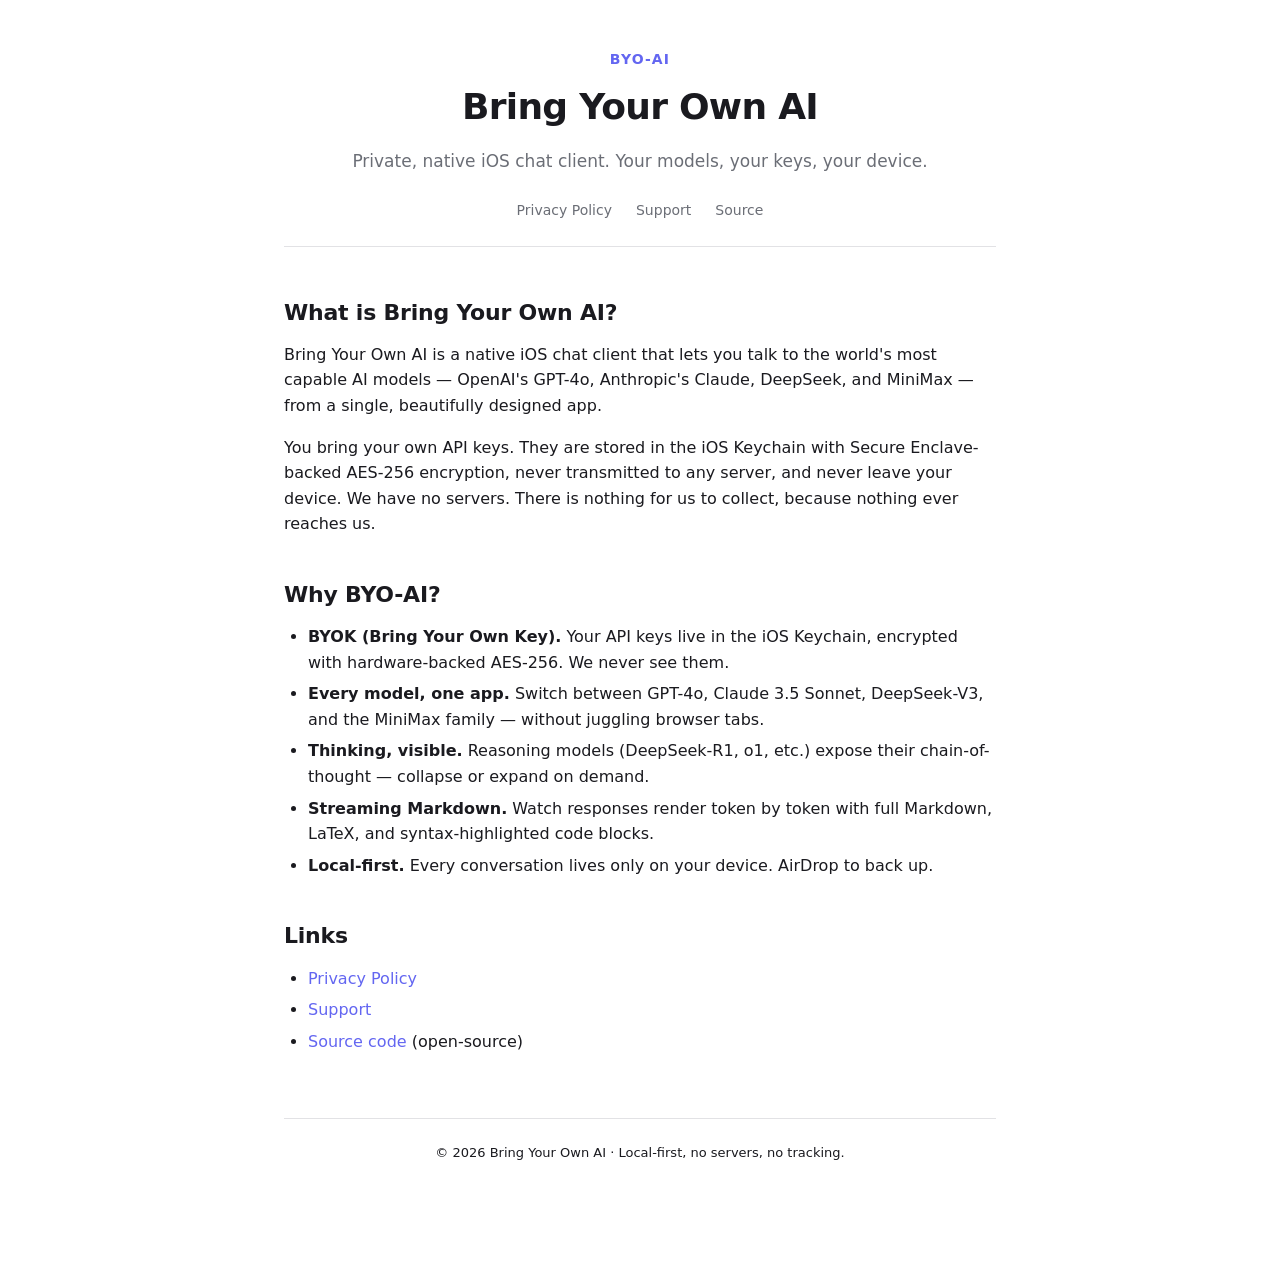
<file: index.html>
<!DOCTYPE html>
<html lang="en">
<head>
  <meta charset="UTF-8">
  <meta name="viewport" content="width=device-width, initial-scale=1.0">
  <meta name="description" content="Bring Your Own AI — a private, native iOS chat client for OpenAI, Anthropic, DeepSeek, and MiniMax. Bring your own API keys.">
  <title>Bring Your Own AI</title>
  <link rel="stylesheet" href="style.css">
</head>
<body>
  <header>
    <div class="brand">BYO-AI</div>
    <h1>Bring Your Own AI</h1>
    <p class="tagline">Private, native iOS chat client. Your models, your keys, your device.</p>
    <nav class="nav">
      <a href="privacy-policy.html">Privacy Policy</a>
      <a href="support.html">Support</a>
      <a href="https://github.com/rubyalliance/bring-your-own-ai">Source</a>
    </nav>
  </header>

  <main>
    <section>
      <h2>What is Bring Your Own AI?</h2>
      <p>
        Bring Your Own AI is a native iOS chat client that lets you talk to the world's most capable
        AI models — OpenAI's GPT-4o, Anthropic's Claude, DeepSeek, and MiniMax — from a single,
        beautifully designed app.
      </p>
      <p>
        You bring your own API keys. They are stored in the iOS Keychain with Secure Enclave-backed
        AES-256 encryption, never transmitted to any server, and never leave your device. We have
        no servers. There is nothing for us to collect, because nothing ever reaches us.
      </p>
    </section>

    <section>
      <h2>Why BYO-AI?</h2>
      <ul>
        <li><strong>BYOK (Bring Your Own Key).</strong> Your API keys live in the iOS Keychain, encrypted with hardware-backed AES-256. We never see them.</li>
        <li><strong>Every model, one app.</strong> Switch between GPT-4o, Claude 3.5 Sonnet, DeepSeek-V3, and the MiniMax family — without juggling browser tabs.</li>
        <li><strong>Thinking, visible.</strong> Reasoning models (DeepSeek-R1, o1, etc.) expose their chain-of-thought — collapse or expand on demand.</li>
        <li><strong>Streaming Markdown.</strong> Watch responses render token by token with full Markdown, LaTeX, and syntax-highlighted code blocks.</li>
        <li><strong>Local-first.</strong> Every conversation lives only on your device. AirDrop to back up.</li>
      </ul>
    </section>

    <section>
      <h2>Links</h2>
      <ul>
        <li><a href="privacy-policy.html">Privacy Policy</a></li>
        <li><a href="support.html">Support</a></li>
        <li><a href="https://github.com/rubyalliance/bring-your-own-ai">Source code</a> (open-source)</li>
      </ul>
    </section>
  </main>

  <footer>
    <p>© 2026 Bring Your Own AI · Local-first, no servers, no tracking.</p>
  </footer>
</body>
</html>
</file>
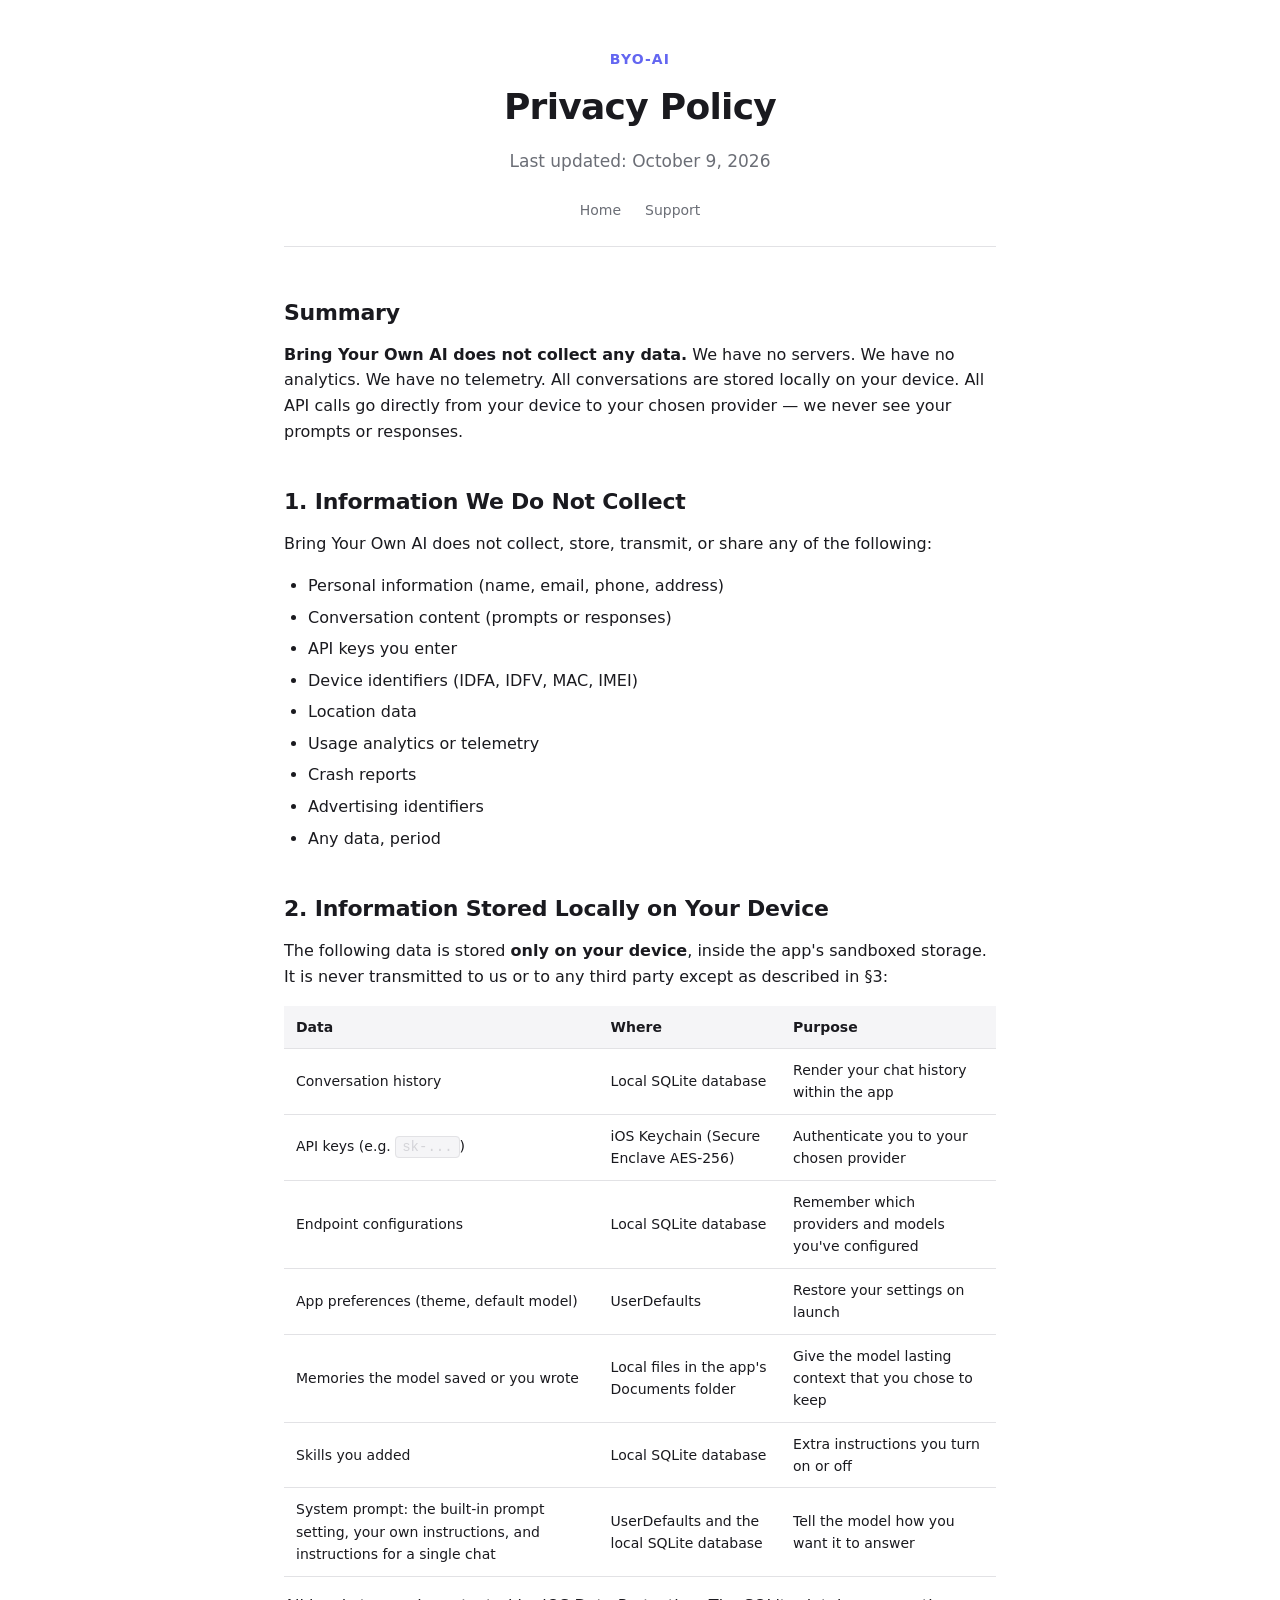
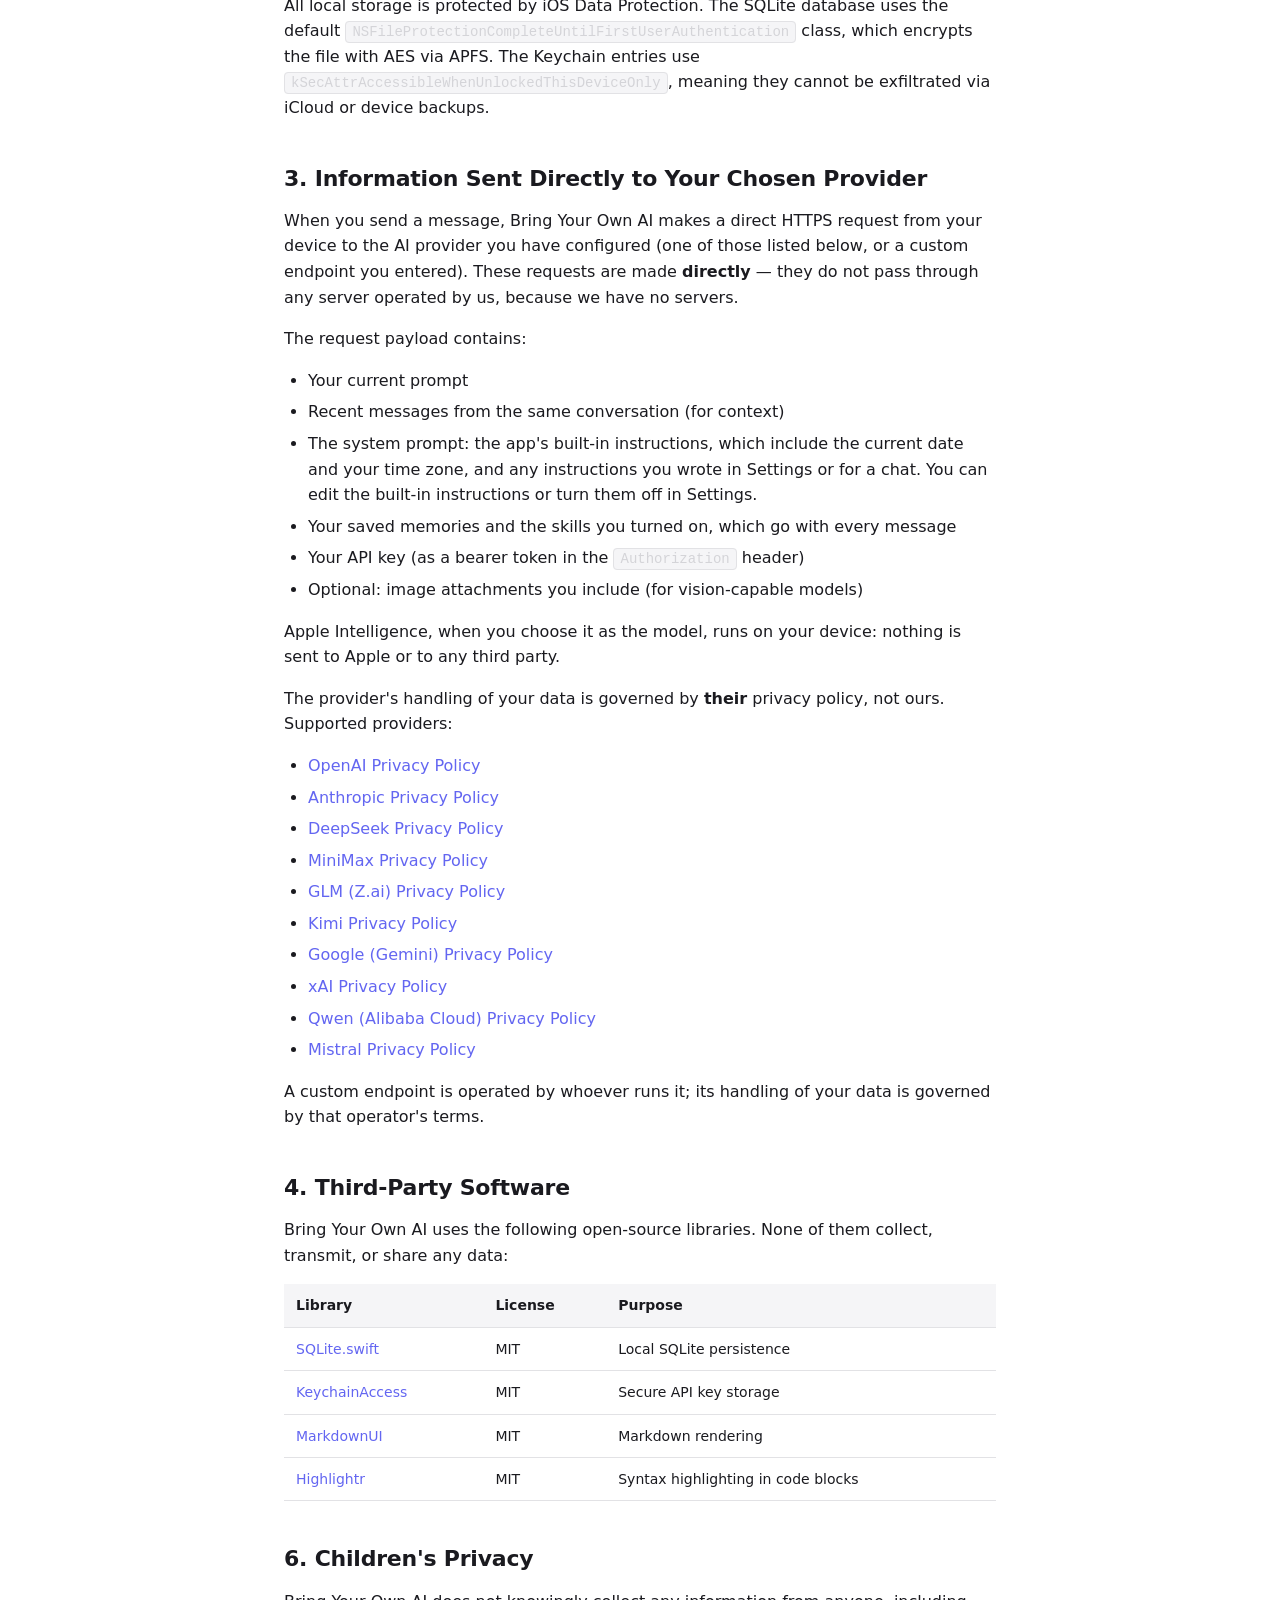
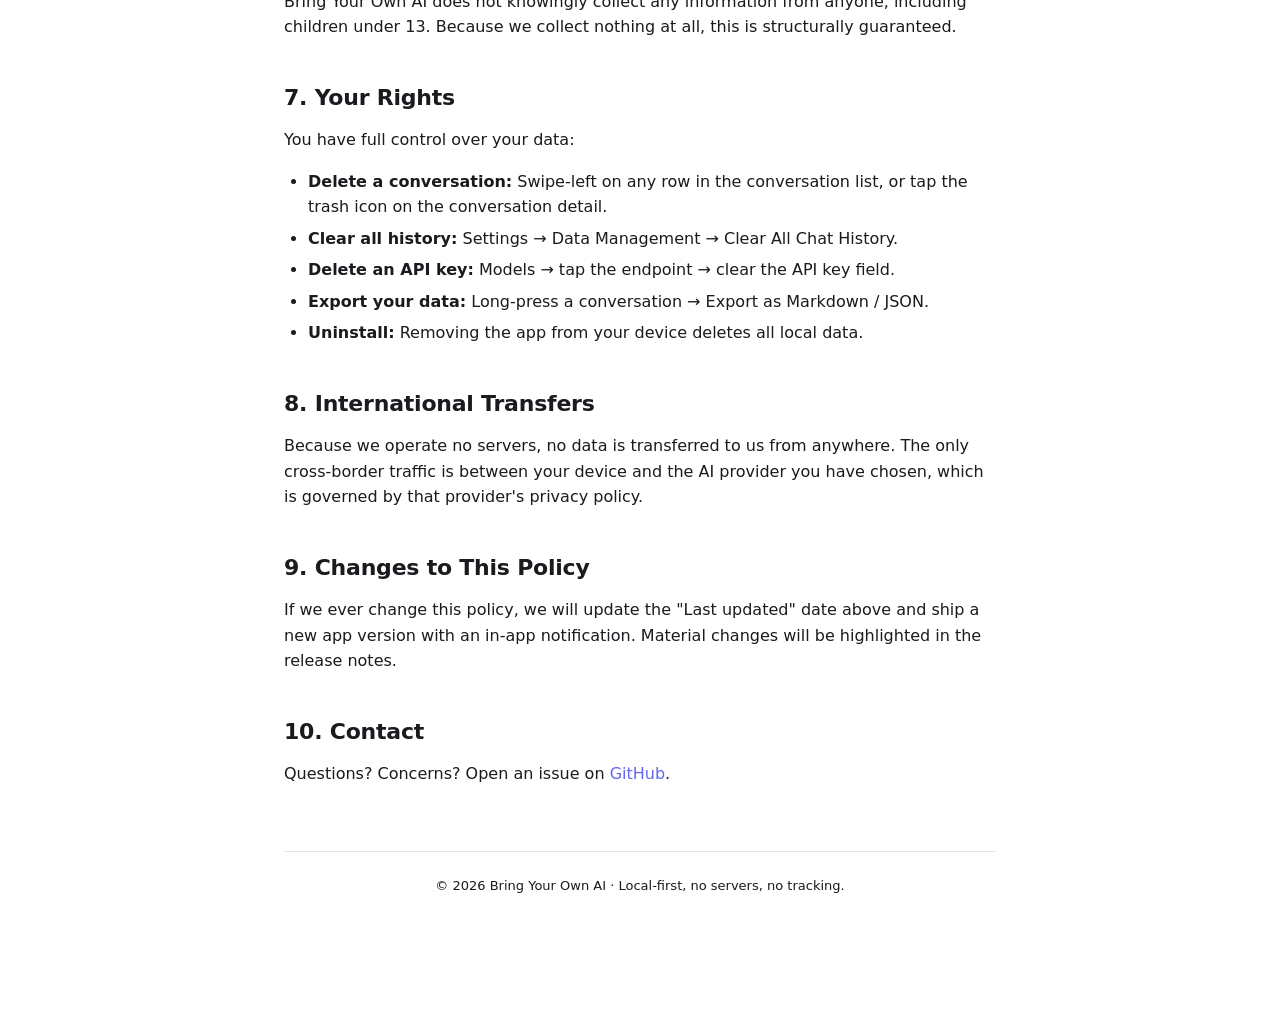
<file: privacy-policy.html>
<!DOCTYPE html>
<html lang="en">
<head>
  <meta charset="UTF-8">
  <meta name="viewport" content="width=device-width, initial-scale=1.0">
  <title>Privacy Policy — Bring Your Own AI</title>
  <link rel="stylesheet" href="style.css">
</head>
<body>
  <header>
    <div class="brand">BYO-AI</div>
    <h1>Privacy Policy</h1>
    <p class="tagline">Last updated: October 9, 2026</p>
    <nav class="nav">
      <a href="index.html">Home</a>
      <a href="support.html">Support</a>
    </nav>
  </header>

  <main>
    <section>
      <h2>Summary</h2>
      <p>
        <strong>Bring Your Own AI does not collect any data.</strong> We have no servers. We have no analytics. We have no telemetry.
        All conversations are stored locally on your device. All API calls go directly from your device to your chosen provider —
        we never see your prompts or responses.
      </p>
    </section>

    <section>
      <h2>1. Information We Do Not Collect</h2>
      <p>Bring Your Own AI does not collect, store, transmit, or share any of the following:</p>
      <ul>
        <li>Personal information (name, email, phone, address)</li>
        <li>Conversation content (prompts or responses)</li>
        <li>API keys you enter</li>
        <li>Device identifiers (IDFA, IDFV, MAC, IMEI)</li>
        <li>Location data</li>
        <li>Usage analytics or telemetry</li>
        <li>Crash reports</li>
        <li>Advertising identifiers</li>
        <li>Any data, period</li>
      </ul>
    </section>

    <section>
      <h2>2. Information Stored Locally on Your Device</h2>
      <p>The following data is stored <strong>only on your device</strong>, inside the app's sandboxed storage. It is never transmitted to us or to any third party except as described in §3:</p>

      <table>
        <thead>
          <tr>
            <th>Data</th>
            <th>Where</th>
            <th>Purpose</th>
          </tr>
        </thead>
        <tbody>
          <tr>
            <td>Conversation history</td>
            <td>Local SQLite database</td>
            <td>Render your chat history within the app</td>
          </tr>
          <tr>
            <td>API keys (e.g. <code>sk-...</code>)</td>
            <td>iOS Keychain (Secure Enclave AES-256)</td>
            <td>Authenticate you to your chosen provider</td>
          </tr>
          <tr>
            <td>Endpoint configurations</td>
            <td>Local SQLite database</td>
            <td>Remember which providers and models you've configured</td>
          </tr>
          <tr>
            <td>App preferences (theme, default model)</td>
            <td>UserDefaults</td>
            <td>Restore your settings on launch</td>
          </tr>
          <tr>
            <td>Memories the model saved or you wrote</td>
            <td>Local files in the app's Documents folder</td>
            <td>Give the model lasting context that you chose to keep</td>
          </tr>
          <tr>
            <td>Skills you added</td>
            <td>Local SQLite database</td>
            <td>Extra instructions you turn on or off</td>
          </tr>
          <tr>
            <td>System prompt: the built-in prompt setting, your own instructions, and instructions for a single chat</td>
            <td>UserDefaults and the local SQLite database</td>
            <td>Tell the model how you want it to answer</td>
          </tr>
        </tbody>
      </table>

      <p>
        All local storage is protected by iOS Data Protection. The SQLite database uses the default
        <code>NSFileProtectionCompleteUntilFirstUserAuthentication</code> class, which encrypts the file
        with AES via APFS. The Keychain entries use <code>kSecAttrAccessibleWhenUnlockedThisDeviceOnly</code>,
        meaning they cannot be exfiltrated via iCloud or device backups.
      </p>
    </section>

    <section>
      <h2>3. Information Sent Directly to Your Chosen Provider</h2>
      <p>
        When you send a message, Bring Your Own AI makes a direct HTTPS request from your device to the
        AI provider you have configured (one of those listed below, or a custom endpoint you entered).
        These requests are made <strong>directly</strong> — they do not pass through any server operated
        by us, because we have no servers.
      </p>
      <p>The request payload contains:</p>
      <ul>
        <li>Your current prompt</li>
        <li>Recent messages from the same conversation (for context)</li>
        <li>The system prompt: the app's built-in instructions, which include the current date and your time zone, and any instructions you wrote in Settings or for a chat. You can edit the built-in instructions or turn them off in Settings.</li>
        <li>Your saved memories and the skills you turned on, which go with every message</li>
        <li>Your API key (as a bearer token in the <code>Authorization</code> header)</li>
        <li>Optional: image attachments you include (for vision-capable models)</li>
      </ul>
      <p>
        Apple Intelligence, when you choose it as the model, runs on your device: nothing is sent to Apple or
        to any third party.
      </p>
      <p>
        The provider's handling of your data is governed by <strong>their</strong> privacy policy, not ours.
        Supported providers:
      </p>
      <ul>
        <li><a href="https://openai.com/policies/row-privacy-policy">OpenAI Privacy Policy</a></li>
        <li><a href="https://www.anthropic.com/legal/privacy">Anthropic Privacy Policy</a></li>
        <li><a href="https://cdn.deepseek.com/policies/en-US/deepseek-privacy-policy.html">DeepSeek Privacy Policy</a></li>
        <li><a href="https://platform.minimax.io/protocol/privacy-policy">MiniMax Privacy Policy</a></li>
        <li><a href="https://docs.z.ai/legal-agreement/privacy-policy">GLM (Z.ai) Privacy Policy</a></li>
        <li><a href="https://platform.kimi.ai/docs/agreement/userprivacy">Kimi Privacy Policy</a></li>
        <li><a href="https://policies.google.com/privacy">Google (Gemini) Privacy Policy</a></li>
        <li><a href="https://x.ai/legal/privacy-policy">xAI Privacy Policy</a></li>
        <li><a href="https://dashscope.aliyuncs.com/help/en/legal-agreements/privacy-policy">Qwen (Alibaba Cloud) Privacy Policy</a></li>
        <li><a href="https://legal.mistral.ai/terms/privacy-policy">Mistral Privacy Policy</a></li>
      </ul>
      <p>
        A custom endpoint is operated by whoever runs it; its handling of your data is governed by that
        operator's terms.
      </p>
    </section>

    <section>
      <h2>4. Third-Party Software</h2>
      <p>Bring Your Own AI uses the following open-source libraries. None of them collect, transmit, or share any data:</p>

      <table>
        <thead>
          <tr>
            <th>Library</th>
            <th>License</th>
            <th>Purpose</th>
          </tr>
        </thead>
        <tbody>
          <tr>
            <td><a href="https://github.com/stephencelis/SQLite.swift">SQLite.swift</a></td>
            <td>MIT</td>
            <td>Local SQLite persistence</td>
          </tr>
          <tr>
            <td><a href="https://github.com/kishikawakatsumi/KeychainAccess">KeychainAccess</a></td>
            <td>MIT</td>
            <td>Secure API key storage</td>
          </tr>
          <tr>
            <td><a href="https://github.com/gonzalezreal/swift-markdown-ui">MarkdownUI</a></td>
            <td>MIT</td>
            <td>Markdown rendering</td>
          </tr>
          <tr>
            <td><a href="https://github.com/raspu/Highlightr">Highlightr</a></td>
            <td>MIT</td>
            <td>Syntax highlighting in code blocks</td>
          </tr>
        </tbody>
      </table>
    </section>

    <section>
      <h2>6. Children's Privacy</h2>
      <p>
        Bring Your Own AI does not knowingly collect any information from anyone, including children under 13.
        Because we collect nothing at all, this is structurally guaranteed.
      </p>
    </section>

    <section>
      <h2>7. Your Rights</h2>
      <p>You have full control over your data:</p>
      <ul>
        <li><strong>Delete a conversation:</strong> Swipe-left on any row in the conversation list, or tap the trash icon on the conversation detail.</li>
        <li><strong>Clear all history:</strong> Settings → Data Management → Clear All Chat History.</li>
        <li><strong>Delete an API key:</strong> Models → tap the endpoint → clear the API key field.</li>
        <li><strong>Export your data:</strong> Long-press a conversation → Export as Markdown / JSON.</li>
        <li><strong>Uninstall:</strong> Removing the app from your device deletes all local data.</li>
      </ul>
    </section>

    <section>
      <h2>8. International Transfers</h2>
      <p>
        Because we operate no servers, no data is transferred to us from anywhere. The only cross-border
        traffic is between your device and the AI provider you have chosen, which is governed by that
        provider's privacy policy.
      </p>
    </section>

    <section>
      <h2>9. Changes to This Policy</h2>
      <p>
        If we ever change this policy, we will update the "Last updated" date above and ship a new
        app version with an in-app notification. Material changes will be highlighted in the release notes.
      </p>
    </section>

    <section>
      <h2>10. Contact</h2>
      <p>
        Questions? Concerns? Open an issue on
        <a href="https://github.com/rubyalliance/bring-your-own-ai-site/issues">GitHub</a>.
      </p>
    </section>
  </main>

  <footer>
    <p>© 2026 Bring Your Own AI · Local-first, no servers, no tracking.</p>
  </footer>
</body>
</html>
</file>
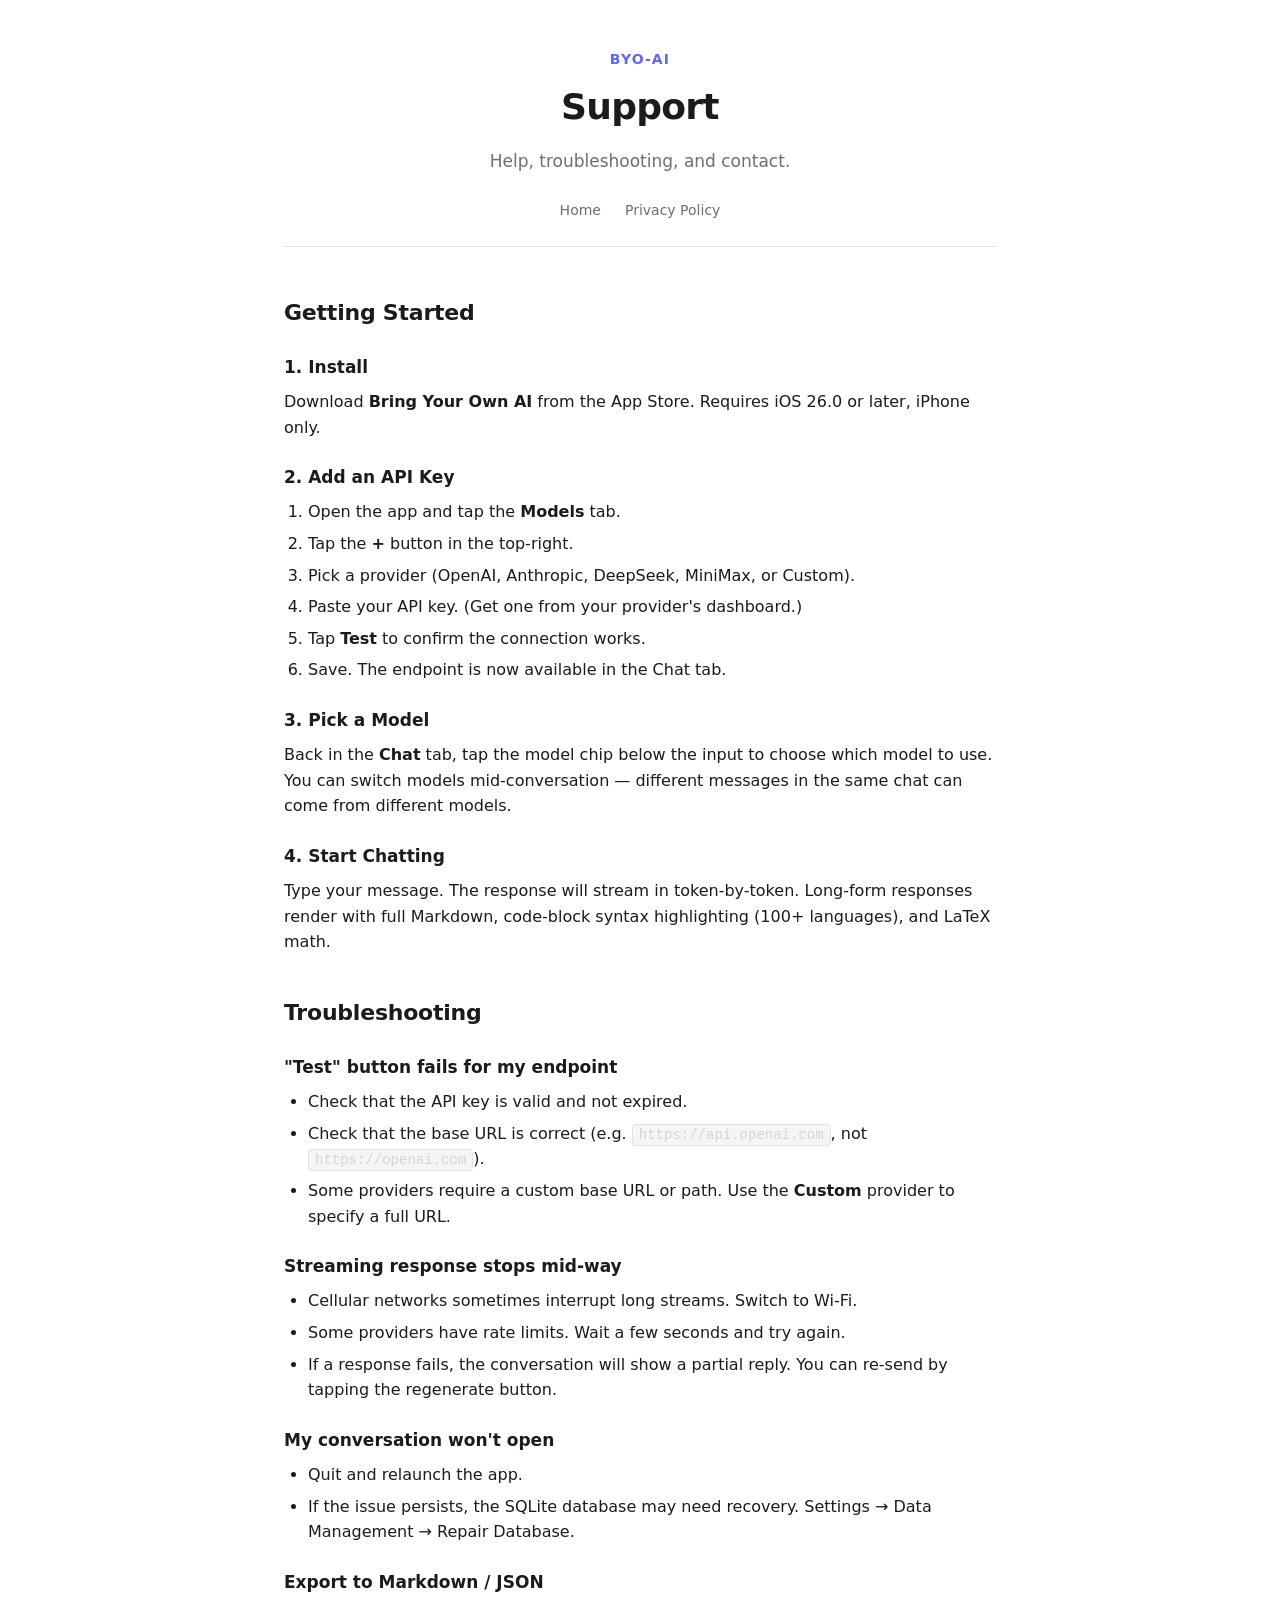
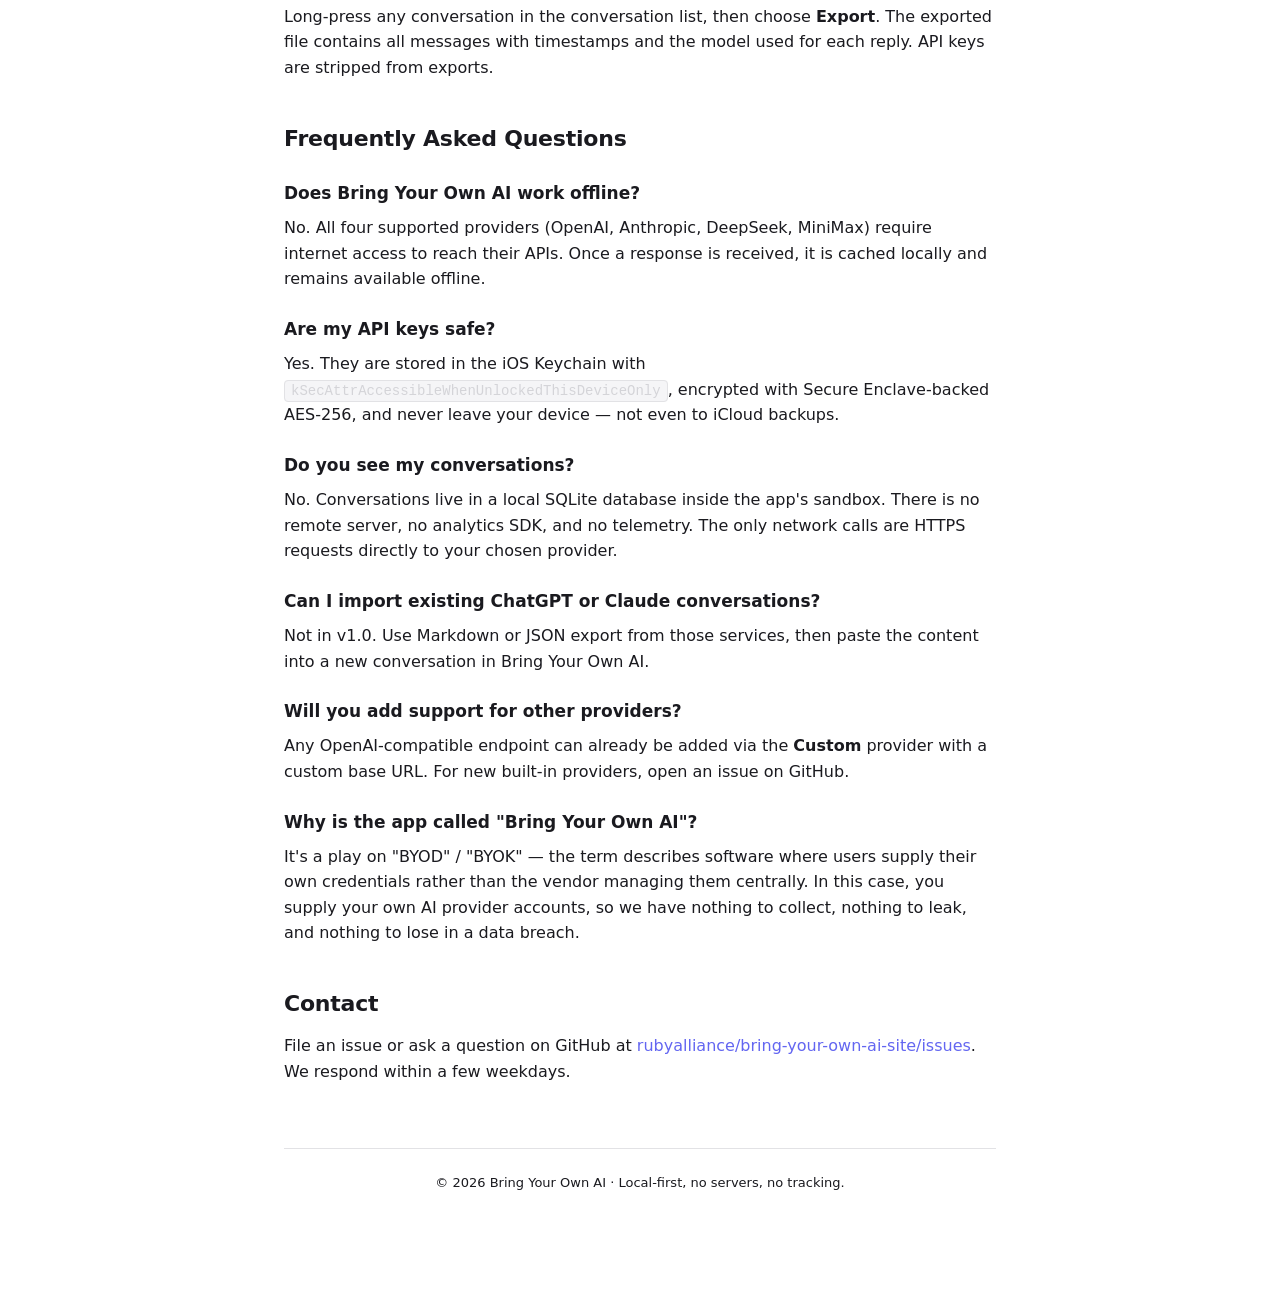
<file: support.html>
<!DOCTYPE html>
<html lang="en">
<head>
  <meta charset="UTF-8">
  <meta name="viewport" content="width=device-width, initial-scale=1.0">
  <title>Support — Bring Your Own AI</title>
  <link rel="stylesheet" href="style.css">
</head>
<body>
  <header>
    <div class="brand">BYO-AI</div>
    <h1>Support</h1>
    <p class="tagline">Help, troubleshooting, and contact.</p>
    <nav class="nav">
      <a href="index.html">Home</a>
      <a href="privacy-policy.html">Privacy Policy</a>
    </nav>
  </header>

  <main>
    <section>
      <h2>Getting Started</h2>

      <h3>1. Install</h3>
      <p>
        Download <strong>Bring Your Own AI</strong> from the App Store. Requires iOS 26.0 or later,
        iPhone only.
      </p>

      <h3>2. Add an API Key</h3>
      <ol>
        <li>Open the app and tap the <strong>Models</strong> tab.</li>
        <li>Tap the <strong>+</strong> button in the top-right.</li>
        <li>Pick a provider (OpenAI, Anthropic, DeepSeek, MiniMax, or Custom).</li>
        <li>Paste your API key. (Get one from your provider's dashboard.)</li>
        <li>Tap <strong>Test</strong> to confirm the connection works.</li>
        <li>Save. The endpoint is now available in the Chat tab.</li>
      </ol>

      <h3>3. Pick a Model</h3>
      <p>
        Back in the <strong>Chat</strong> tab, tap the model chip below the input to choose which model
        to use. You can switch models mid-conversation — different messages in the same chat can come
        from different models.
      </p>

      <h3>4. Start Chatting</h3>
      <p>
        Type your message. The response will stream in token-by-token. Long-form responses render with
        full Markdown, code-block syntax highlighting (100+ languages), and LaTeX math.
      </p>
    </section>

    <section>
      <h2>Troubleshooting</h2>

      <h3>"Test" button fails for my endpoint</h3>
      <ul>
        <li>Check that the API key is valid and not expired.</li>
        <li>Check that the base URL is correct (e.g. <code>https://api.openai.com</code>, not <code>https://openai.com</code>).</li>
        <li>Some providers require a custom base URL or path. Use the <strong>Custom</strong> provider to specify a full URL.</li>
      </ul>

      <h3>Streaming response stops mid-way</h3>
      <ul>
        <li>Cellular networks sometimes interrupt long streams. Switch to Wi-Fi.</li>
        <li>Some providers have rate limits. Wait a few seconds and try again.</li>
        <li>If a response fails, the conversation will show a partial reply. You can re-send by tapping the regenerate button.</li>
      </ul>

      <h3>My conversation won't open</h3>
      <ul>
        <li>Quit and relaunch the app.</li>
        <li>If the issue persists, the SQLite database may need recovery. Settings → Data Management → Repair Database.</li>
      </ul>

      <h3>Export to Markdown / JSON</h3>
      <p>
        Long-press any conversation in the conversation list, then choose <strong>Export</strong>.
        The exported file contains all messages with timestamps and the model used for each reply.
        API keys are stripped from exports.
      </p>
    </section>

    <section>
      <h2>Frequently Asked Questions</h2>

      <h3>Does Bring Your Own AI work offline?</h3>
      <p>
        No. All four supported providers (OpenAI, Anthropic, DeepSeek, MiniMax) require internet access
        to reach their APIs. Once a response is received, it is cached locally and remains available offline.
      </p>

      <h3>Are my API keys safe?</h3>
      <p>
        Yes. They are stored in the iOS Keychain with <code>kSecAttrAccessibleWhenUnlockedThisDeviceOnly</code>,
        encrypted with Secure Enclave-backed AES-256, and never leave your device — not even to iCloud backups.
      </p>

      <h3>Do you see my conversations?</h3>
      <p>
        No. Conversations live in a local SQLite database inside the app's sandbox. There is no remote
        server, no analytics SDK, and no telemetry. The only network calls are HTTPS requests directly
        to your chosen provider.
      </p>

      <h3>Can I import existing ChatGPT or Claude conversations?</h3>
      <p>
        Not in v1.0. Use Markdown or JSON export from those services, then paste the content into a
        new conversation in Bring Your Own AI.
      </p>

      <h3>Will you add support for other providers?</h3>
      <p>
        Any OpenAI-compatible endpoint can already be added via the <strong>Custom</strong> provider
        with a custom base URL. For new built-in providers, open an issue on GitHub.
      </p>

      <h3>Why is the app called "Bring Your Own AI"?</h3>
      <p>
        It's a play on "BYOD" / "BYOK" — the term describes software where users supply their own
        credentials rather than the vendor managing them centrally. In this case, you supply your own
        AI provider accounts, so we have nothing to collect, nothing to leak, and nothing to lose in
        a data breach.
      </p>
    </section>

    <section>
      <h2>Contact</h2>
      <p>
        File an issue or ask a question on GitHub at
        <a href="https://github.com/rubyalliance/bring-your-own-ai-site/issues">rubyalliance/bring-your-own-ai-site/issues</a>.
        We respond within a few weekdays.
      </p>
    </section>
  </main>

  <footer>
    <p>© 2026 Bring Your Own AI · Local-first, no servers, no tracking.</p>
  </footer>
</body>
</html>
</file>
<file: style.css>
:root {
  --bg: #0f1115;
  --surface: #161922;
  --border: #262a36;
  --text: #e4e6eb;
  --text-dim: #9aa0aa;
  --accent: #6366f1;
  --accent-hover: #7c7fee;
  --code-bg: #1d2030;
}

* {
  box-sizing: border-box;
  margin: 0;
  padding: 0;
}

html {
  scroll-behavior: smooth;
}

body {
  font-family: -apple-system, BlinkMacSystemFont, "Segoe UI", system-ui, sans-serif;
  background: var(--bg);
  color: var(--text);
  line-height: 1.6;
  -webkit-font-smoothing: antialiased;
  max-width: 760px;
  margin: 0 auto;
  padding: 48px 24px 96px;
}

header {
  text-align: center;
  margin-bottom: 48px;
  padding-bottom: 24px;
  border-bottom: 1px solid var(--border);
}

.brand {
  font-size: 14px;
  letter-spacing: 0.08em;
  text-transform: uppercase;
  color: var(--accent);
  font-weight: 600;
  margin-bottom: 8px;
}

h1 {
  font-size: 36px;
  font-weight: 700;
  letter-spacing: -0.02em;
  margin-bottom: 12px;
}

.tagline {
  color: var(--text-dim);
  font-size: 17px;
}

h2 {
  font-size: 22px;
  font-weight: 600;
  margin-top: 40px;
  margin-bottom: 12px;
  letter-spacing: -0.01em;
}

h3 {
  font-size: 17px;
  font-weight: 600;
  margin-top: 24px;
  margin-bottom: 8px;
}

p {
  margin-bottom: 16px;
  color: var(--text);
}

ul, ol {
  margin-bottom: 16px;
  padding-left: 24px;
}

li {
  margin-bottom: 6px;
}

a {
  color: var(--accent);
  text-decoration: none;
  transition: color 0.15s;
}

a:hover {
  color: var(--accent-hover);
  text-decoration: underline;
}

strong {
  font-weight: 600;
}

code {
  font-family: "SF Mono", Menlo, Monaco, Consolas, monospace;
  background: var(--code-bg);
  border: 1px solid var(--border);
  border-radius: 4px;
  padding: 2px 6px;
  font-size: 14px;
  color: #d4d4d8;
}

hr {
  border: none;
  border-top: 1px solid var(--border);
  margin: 32px 0;
}

.nav {
  display: flex;
  gap: 24px;
  justify-content: center;
  margin-top: 24px;
}

.nav a {
  font-size: 14px;
  color: var(--text-dim);
}

.nav a:hover {
  color: var(--accent);
  text-decoration: none;
}

table {
  width: 100%;
  border-collapse: collapse;
  margin: 16px 0;
  font-size: 14px;
}

th, td {
  text-align: left;
  padding: 10px 12px;
  border-bottom: 1px solid var(--border);
}

th {
  background: var(--surface);
  font-weight: 600;
}

footer {
  margin-top: 64px;
  padding-top: 24px;
  border-top: 1px solid var(--border);
  font-size: 13px;
  color: var(--text-dim);
  text-align: center;
}

@media (prefers-color-scheme: light) {
  :root {
    --bg: #ffffff;
    --surface: #f5f5f7;
    --border: #e2e2e5;
    --text: #1a1a1f;
    --text-dim: #6b6e76;
    --code-bg: #f5f5f7;
  }
}
</file>
